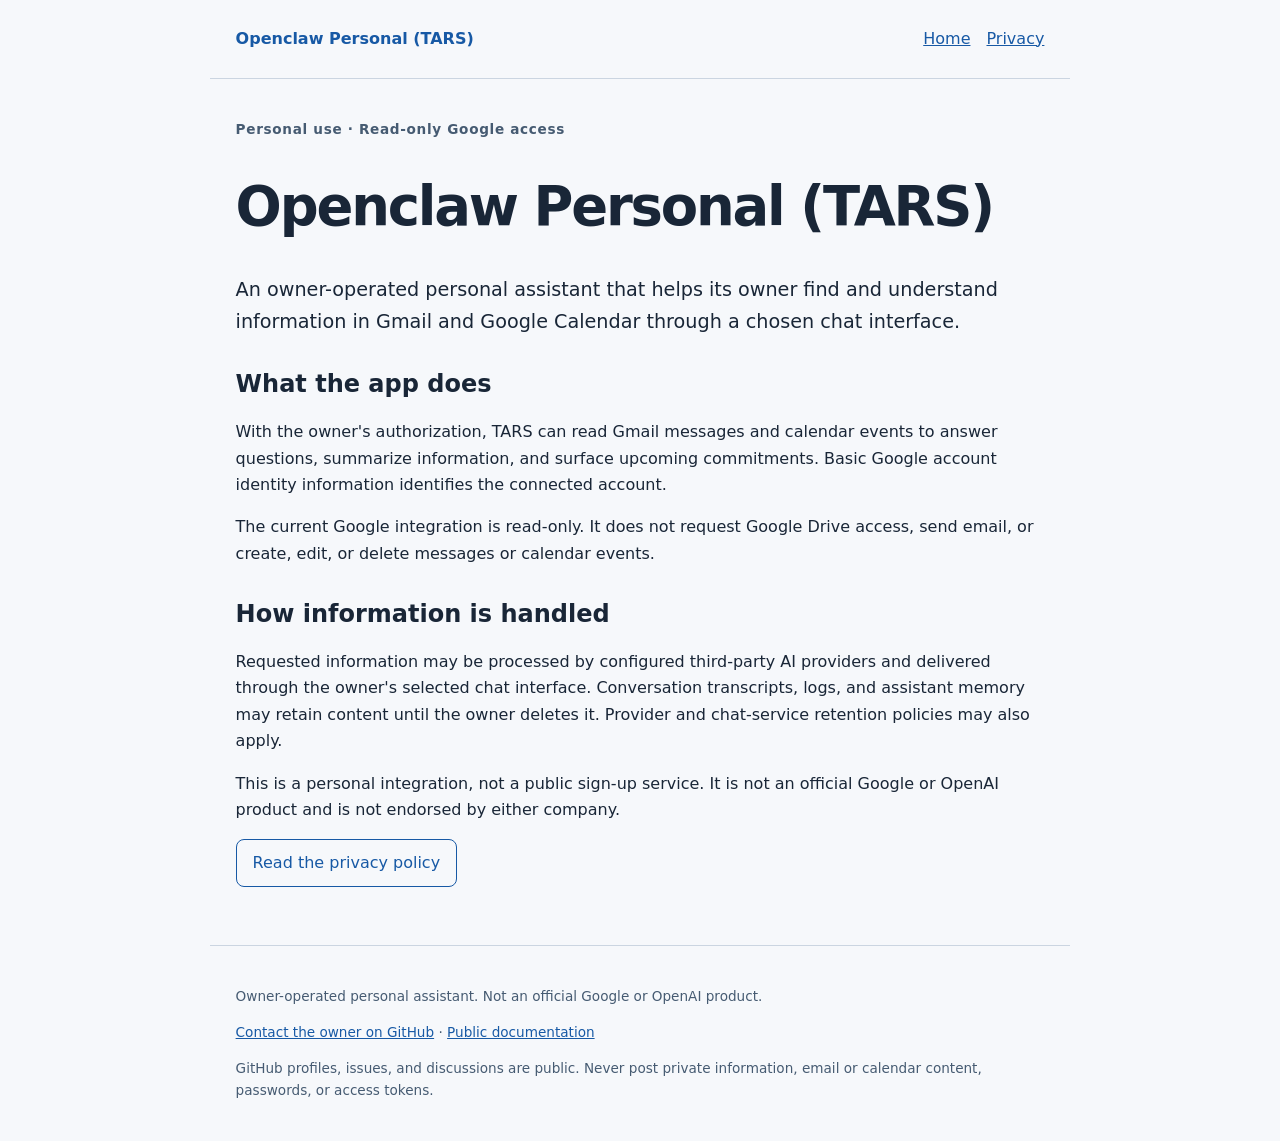
<file: index.html>
<!doctype html>
<html lang="en"><head><meta charset="utf-8"><meta name="viewport" content="width=device-width,initial-scale=1"><meta name="description" content="Personal assistant, personal control — Openclaw Personal (TARS), a private, owner-operated personal assistant."><title>Personal assistant, personal control | Openclaw Personal (TARS)</title><link rel="stylesheet" href="style.css"></head><body><header><a href="./">Openclaw Personal <span>(TARS)</span></a><nav aria-label="Main navigation"><a href="./">Home</a><a href="privacy.html">Privacy</a></nav></header><main><p class="eyebrow">Personal use · Read-only Google access</p><h1>Openclaw Personal (TARS)</h1><p class="lead">An owner-operated personal assistant that helps its owner find and understand information in Gmail and Google Calendar through a chosen chat interface.</p><section><h2>What the app does</h2><p>With the owner's authorization, TARS can read Gmail messages and calendar events to answer questions, summarize information, and surface upcoming commitments. Basic Google account identity information identifies the connected account.</p><p>The current Google integration is read-only. It does not request Google Drive access, send email, or create, edit, or delete messages or calendar events.</p></section><section><h2>How information is handled</h2><p>Requested information may be processed by configured third-party AI providers and delivered through the owner's selected chat interface. Conversation transcripts, logs, and assistant memory may retain content until the owner deletes it. Provider and chat-service retention policies may also apply.</p><p>This is a personal integration, not a public sign-up service. It is not an official Google or OpenAI product and is not endorsed by either company.</p><p><a class="button" href="privacy.html">Read the privacy policy</a></p></section></main><footer><p>Owner-operated personal assistant. Not an official Google or OpenAI product.</p><p><a href="https://github.com/tjmanchu">Contact the owner on GitHub</a> · <a href="https://github.com/tjmanchu/tars-personal">Public documentation</a></p><p>GitHub profiles, issues, and discussions are public. Never post private information, email or calendar content, passwords, or access tokens.</p></footer></body></html>
</file>
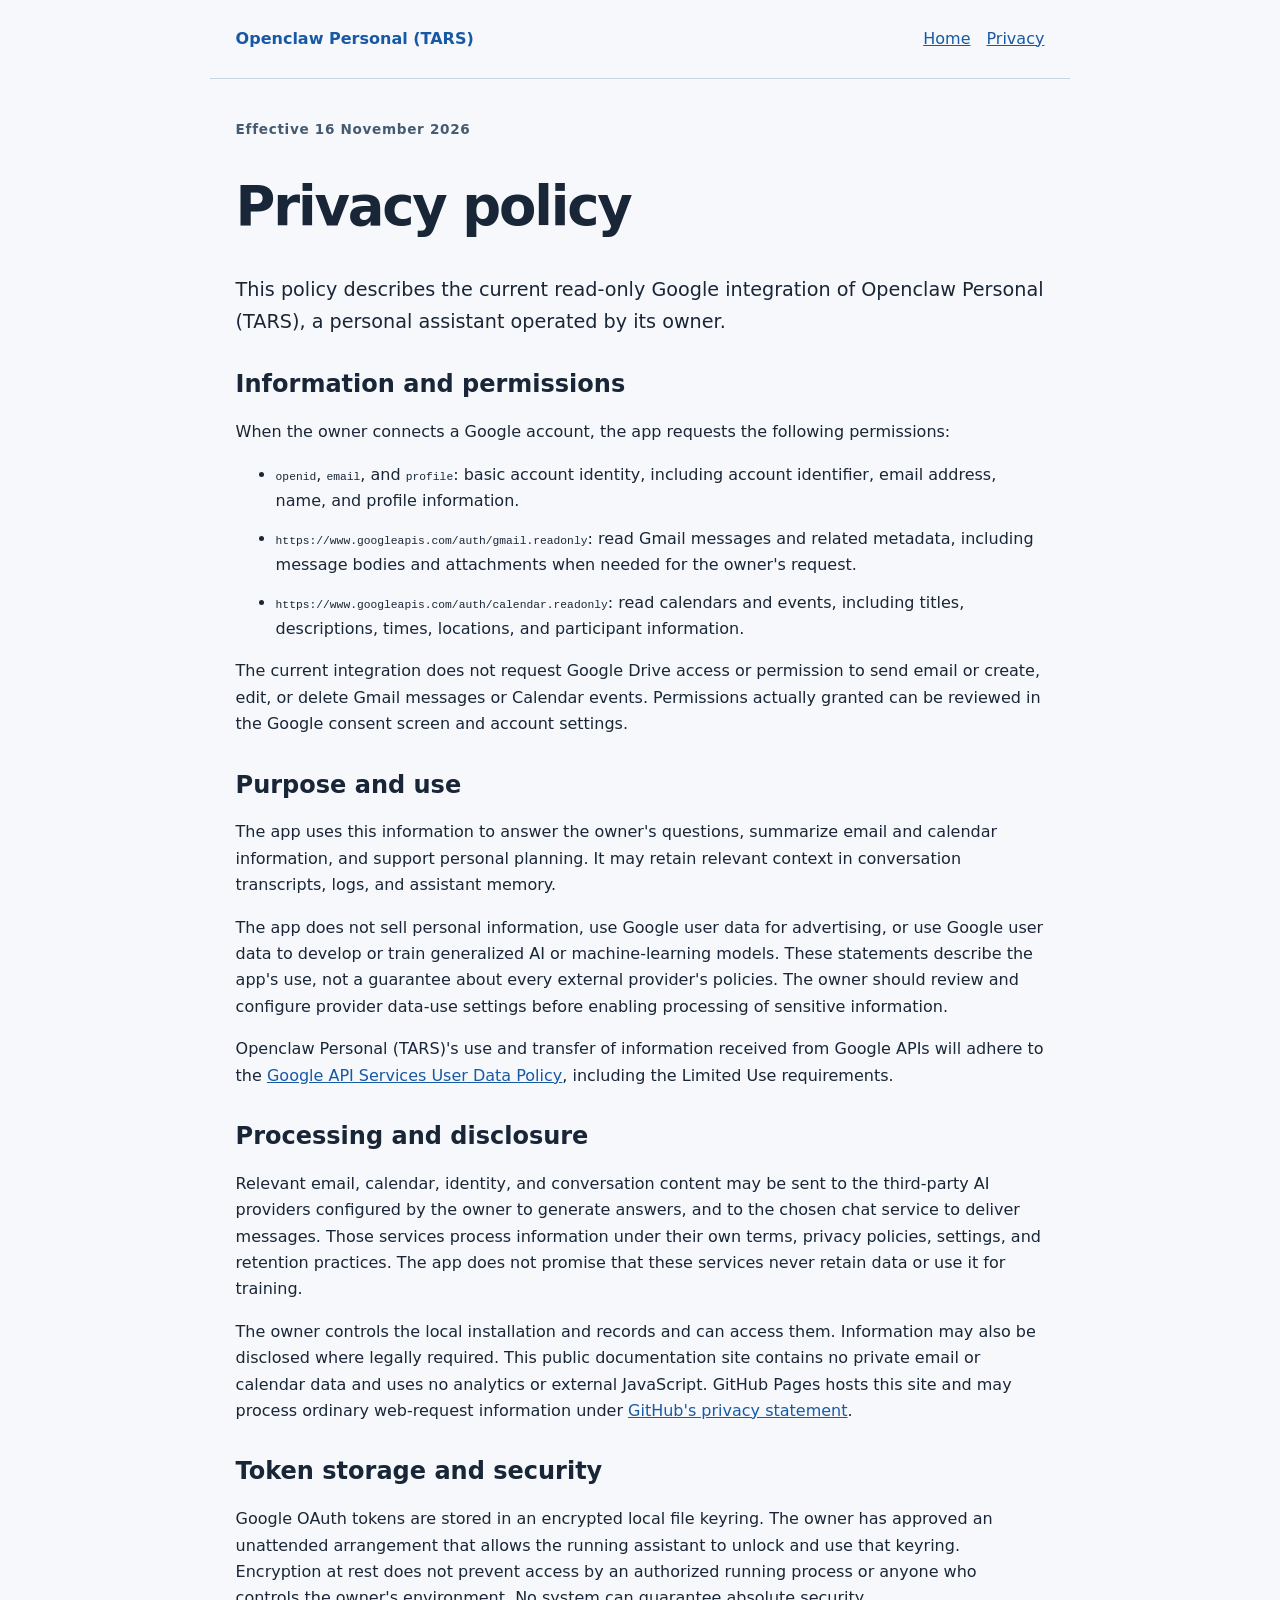
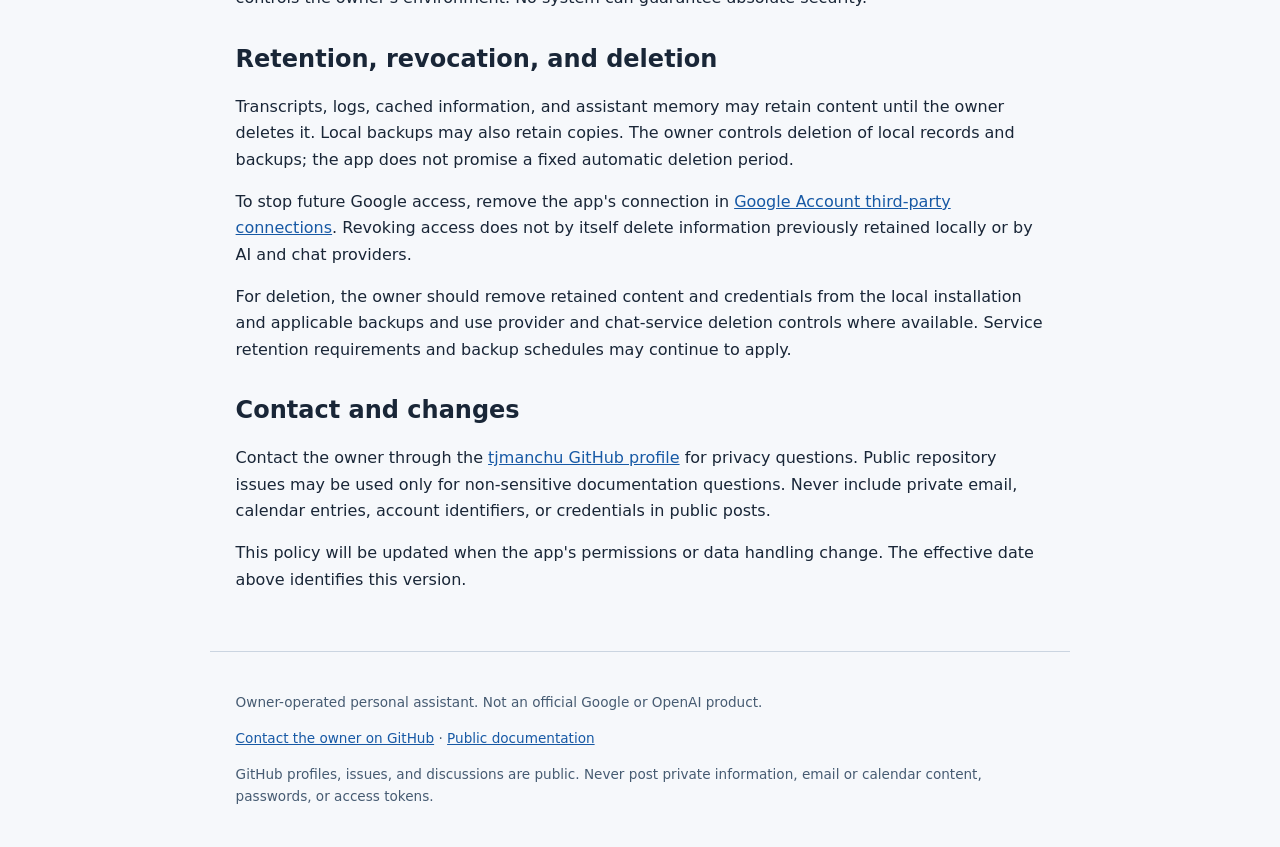
<file: privacy.html>
<!doctype html>
<html lang="en"><head><meta charset="utf-8"><meta name="viewport" content="width=device-width,initial-scale=1"><meta name="description" content="Privacy policy — Openclaw Personal (TARS), a private, owner-operated personal assistant."><title>Privacy policy | Openclaw Personal (TARS)</title><link rel="stylesheet" href="style.css"></head><body><header><a href="./">Openclaw Personal <span>(TARS)</span></a><nav aria-label="Main navigation"><a href="./">Home</a><a href="privacy.html">Privacy</a></nav></header><main><p class="eyebrow">Effective 16 November 2026</p><h1>Privacy policy</h1><p class="lead">This policy describes the current read-only Google integration of Openclaw Personal (TARS), a personal assistant operated by its owner.</p><section><h2>Information and permissions</h2><p>When the owner connects a Google account, the app requests the following permissions:</p><ul><li><code>openid</code>, <code>email</code>, and <code>profile</code>: basic account identity, including account identifier, email address, name, and profile information.</li><li><code>https://www.googleapis.com/auth/gmail.readonly</code>: read Gmail messages and related metadata, including message bodies and attachments when needed for the owner's request.</li><li><code>https://www.googleapis.com/auth/calendar.readonly</code>: read calendars and events, including titles, descriptions, times, locations, and participant information.</li></ul><p>The current integration does not request Google Drive access or permission to send email or create, edit, or delete Gmail messages or Calendar events. Permissions actually granted can be reviewed in the Google consent screen and account settings.</p></section><section><h2>Purpose and use</h2><p>The app uses this information to answer the owner's questions, summarize email and calendar information, and support personal planning. It may retain relevant context in conversation transcripts, logs, and assistant memory.</p><p>The app does not sell personal information, use Google user data for advertising, or use Google user data to develop or train generalized AI or machine-learning models. These statements describe the app's use, not a guarantee about every external provider's policies. The owner should review and configure provider data-use settings before enabling processing of sensitive information.</p><p>Openclaw Personal (TARS)'s use and transfer of information received from Google APIs will adhere to the <a href="https://developers.google.com/terms/api-services-user-data-policy">Google API Services User Data Policy</a>, including the Limited Use requirements.</p></section><section><h2>Processing and disclosure</h2><p>Relevant email, calendar, identity, and conversation content may be sent to the third-party AI providers configured by the owner to generate answers, and to the chosen chat service to deliver messages. Those services process information under their own terms, privacy policies, settings, and retention practices. The app does not promise that these services never retain data or use it for training.</p><p>The owner controls the local installation and records and can access them. Information may also be disclosed where legally required. This public documentation site contains no private email or calendar data and uses no analytics or external JavaScript. GitHub Pages hosts this site and may process ordinary web-request information under <a href="https://docs.github.com/en/site-policy/privacy-policies/github-general-privacy-statement">GitHub's privacy statement</a>.</p></section><section><h2>Token storage and security</h2><p>Google OAuth tokens are stored in an encrypted local file keyring. The owner has approved an unattended arrangement that allows the running assistant to unlock and use that keyring. Encryption at rest does not prevent access by an authorized running process or anyone who controls the owner's environment. No system can guarantee absolute security.</p></section><section><h2>Retention, revocation, and deletion</h2><p>Transcripts, logs, cached information, and assistant memory may retain content until the owner deletes it. Local backups may also retain copies. The owner controls deletion of local records and backups; the app does not promise a fixed automatic deletion period.</p><p>To stop future Google access, remove the app's connection in <a href="https://myaccount.google.com/connections">Google Account third-party connections</a>. Revoking access does not by itself delete information previously retained locally or by AI and chat providers.</p><p>For deletion, the owner should remove retained content and credentials from the local installation and applicable backups and use provider and chat-service deletion controls where available. Service retention requirements and backup schedules may continue to apply.</p></section><section><h2>Contact and changes</h2><p>Contact the owner through the <a href="https://github.com/tjmanchu">tjmanchu GitHub profile</a> for privacy questions. Public repository issues may be used only for non-sensitive documentation questions. Never include private email, calendar entries, account identifiers, or credentials in public posts.</p><p>This policy will be updated when the app's permissions or data handling change. The effective date above identifies this version.</p></section></main><footer><p>Owner-operated personal assistant. Not an official Google or OpenAI product.</p><p><a href="https://github.com/tjmanchu">Contact the owner on GitHub</a> · <a href="https://github.com/tjmanchu/tars-personal">Public documentation</a></p><p>GitHub profiles, issues, and discussions are public. Never post private information, email or calendar content, passwords, or access tokens.</p></footer></body></html>
</file>
<file: style.css>
:root{color-scheme:light dark;font-family:system-ui,sans-serif;line-height:1.65;background:#f6f8fb;color:#192637}*{box-sizing:border-box}body{margin:0}header,main,footer{max-width:860px;margin:auto;padding:1.6rem}header{display:flex;justify-content:space-between;align-items:center;gap:1rem;border-bottom:1px solid #cbd5e1}header>a{font-weight:750;text-decoration:none}nav{display:flex;gap:1rem}a{color:#1759a5}h1{font-size:clamp(2rem,6vw,3.4rem);line-height:1.12;letter-spacing:-.04em}h2{line-height:1.25;margin-top:2rem}.lead{font-size:1.2rem}.eyebrow{font-size:.85rem;font-weight:700;letter-spacing:.05em;color:#465b72}section{margin:2rem 0}code{overflow-wrap:anywhere;font-size:.87em}li{margin:.7rem 0}.button{display:inline-block;border:1px solid currentColor;border-radius:.5rem;padding:.6rem 1rem;text-decoration:none}footer{font-size:.85rem;border-top:1px solid #cbd5e1;color:#465b72}a:focus-visible{outline:3px solid #d88b00;outline-offset:4px}@media(prefers-color-scheme:dark){:root{background:#101925;color:#e1e8f0}a{color:#8cc4ff}.eyebrow,footer{color:#b1c0d1}}@media(max-width:480px){header{align-items:flex-start;flex-direction:column}}
</file>
